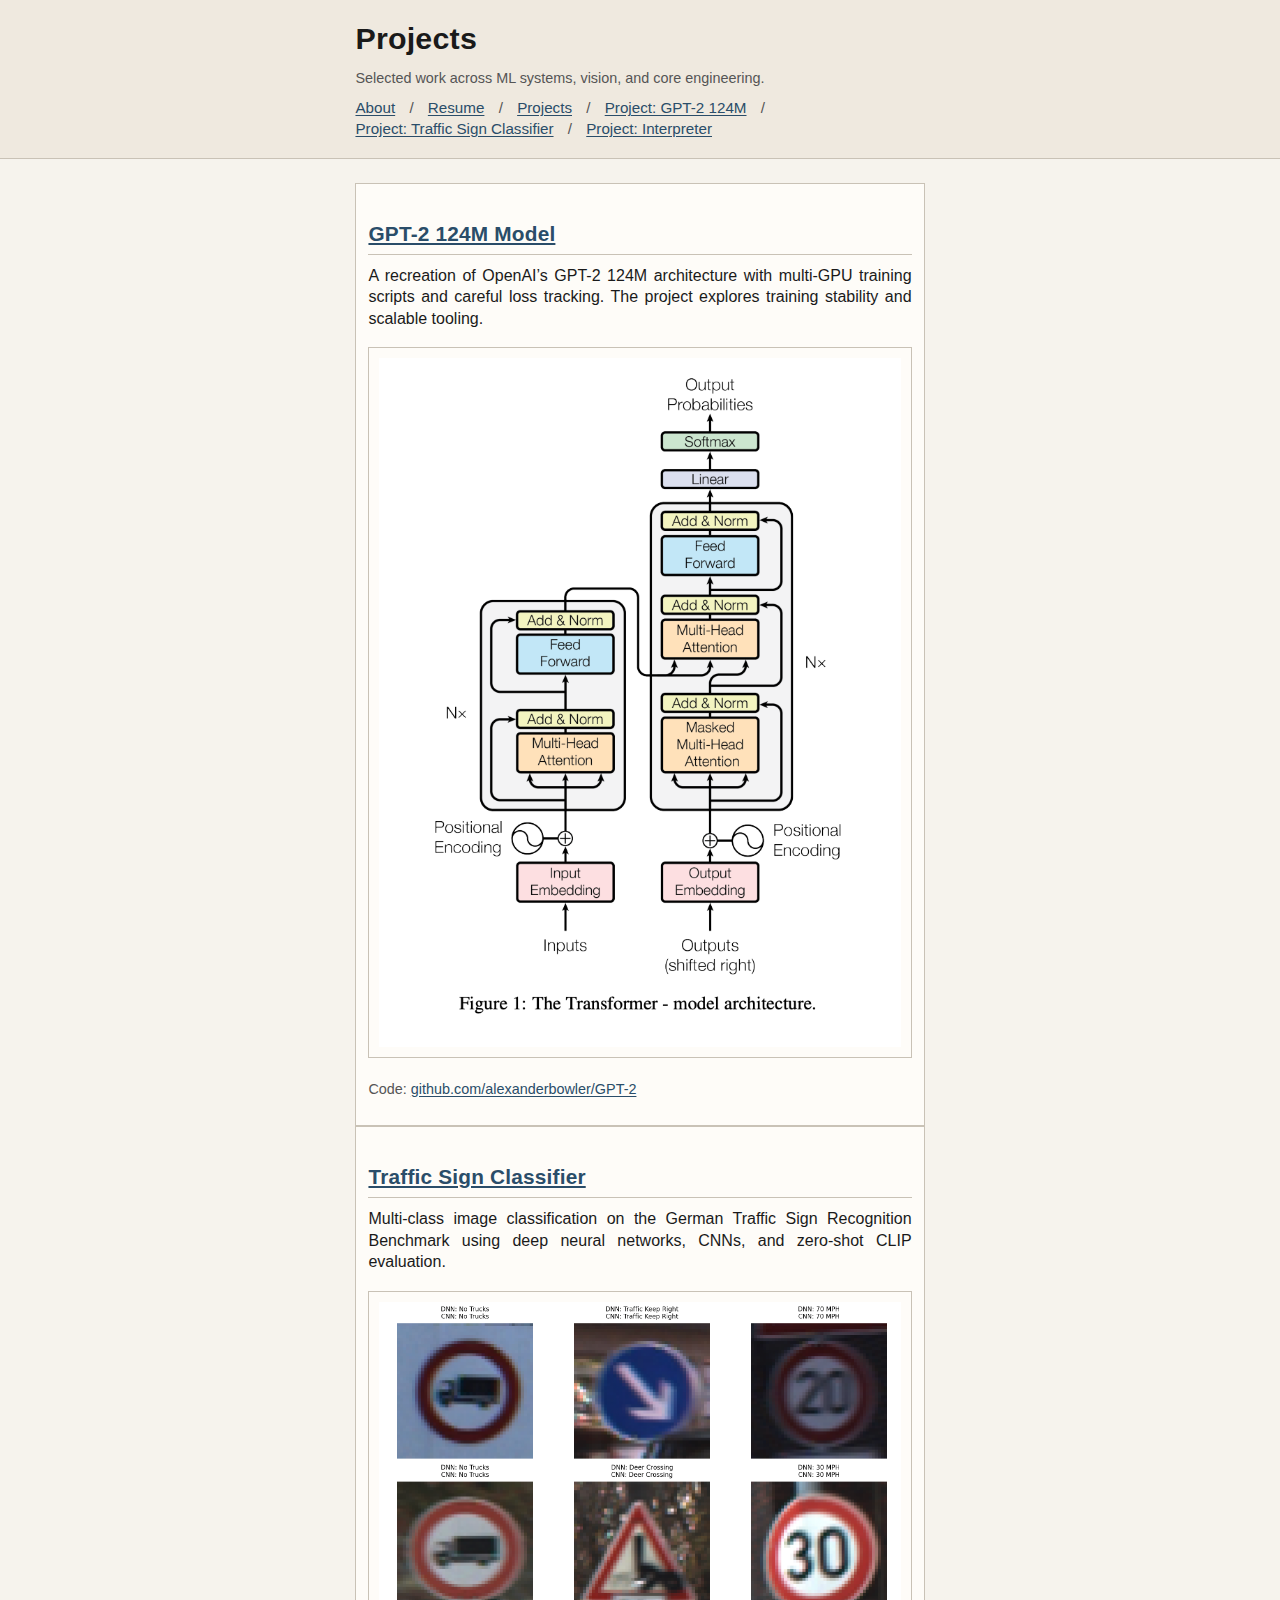
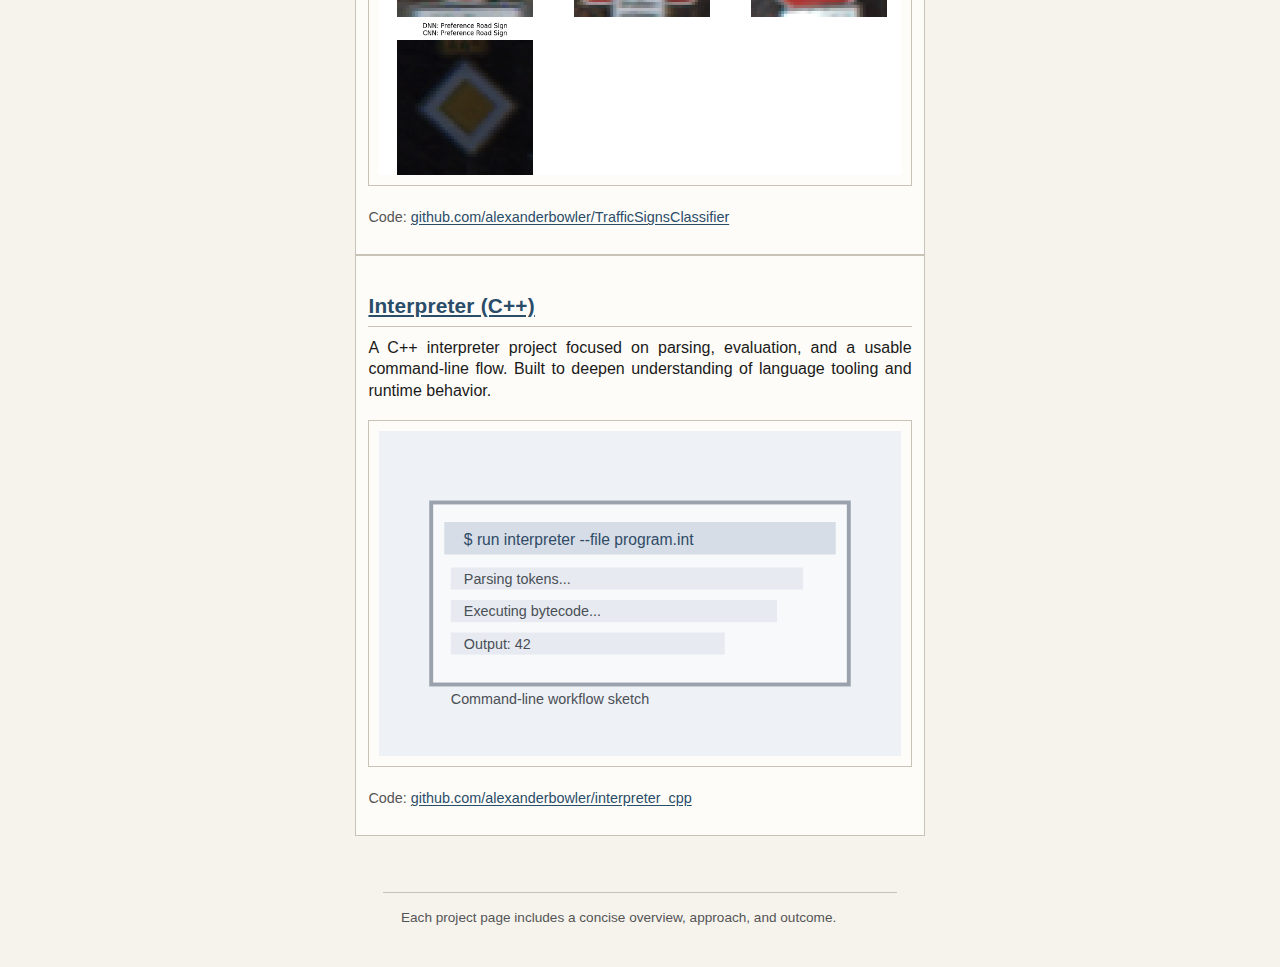
<file: projects/index.html>
<!doctype html>
<html lang="en">
<head>
  <meta charset="utf-8" />
  <meta name="viewport" content="width=device-width, initial-scale=1" />
  <title>Alexander Bowler | Projects</title>
  <link rel="stylesheet" href="../styles.css" />
</head>
<body>
  <header>
    <div class="wrap">
      <h1>Projects</h1>
      <div class="section-note">Selected work across ML systems, vision, and core engineering.</div>
      <nav>
        <a href="../index.html">About</a>
        <span>/</span>
        <a href="../resume.html">Resume</a>
        <span>/</span>
        <a href="index.html">Projects</a>
        <span>/</span>
        <a href="project-gpt2.html">Project: GPT-2 124M</a>
        <span>/</span>
        <a href="project-traffic.html">Project: Traffic Sign Classifier</a>
        <span>/</span>
        <a href="project-backprop.html">Project: Interpreter</a>
      </nav>
    </div>
  </header>

  <main>
    <section class="card">
      <h2><a href="project-gpt2.html">GPT-2 124M Model</a></h2>
      <p>
        A recreation of OpenAI’s GPT-2 124M architecture with multi-GPU training scripts and careful
        loss tracking. The project explores training stability and scalable tooling.
      </p>
      <div class="figure">
        <img src="../transformer_architecture.png" alt="Transformer architecture diagram for the GPT-2 model." />
      </div>
      <p class="section-note">Code: <a href="https://github.com/alexanderbowler/GPT-2">github.com/alexanderbowler/GPT-2</a></p>
    </section>

    <section class="card">
      <h2><a href="project-traffic.html">Traffic Sign Classifier</a></h2>
      <p>
        Multi-class image classification on the German Traffic Sign Recognition Benchmark using
        deep neural networks, CNNs, and zero-shot CLIP evaluation.
      </p>
      <div class="figure">
        <img src="../GTRSB_classifications.png" alt="Sample traffic sign classifications from the GTSRB dataset." />
      </div>
      <p class="section-note">Code: <a href="https://github.com/alexanderbowler/TrafficSignsClassifier">github.com/alexanderbowler/TrafficSignsClassifier</a></p>
    </section>

    <section class="card">
      <h2><a href="project-backprop.html">Interpreter (C++)</a></h2>
      <p>
        A C++ interpreter project focused on parsing, evaluation, and a usable command-line flow.
        Built to deepen understanding of language tooling and runtime behavior.
      </p>
      <div class="figure">
        <img src="../assets/interpreter-cli.svg" alt="Command-line interface sketch for running scripts." />
      </div>
      <p class="section-note">Code: <a href="https://github.com/alexanderbowler/interpreter_cpp">github.com/alexanderbowler/interpreter_cpp</a></p>
    </section>
  </main>

  <footer>
    Each project page includes a concise overview, approach, and outcome.
  </footer>
</body>
</html>
</file>
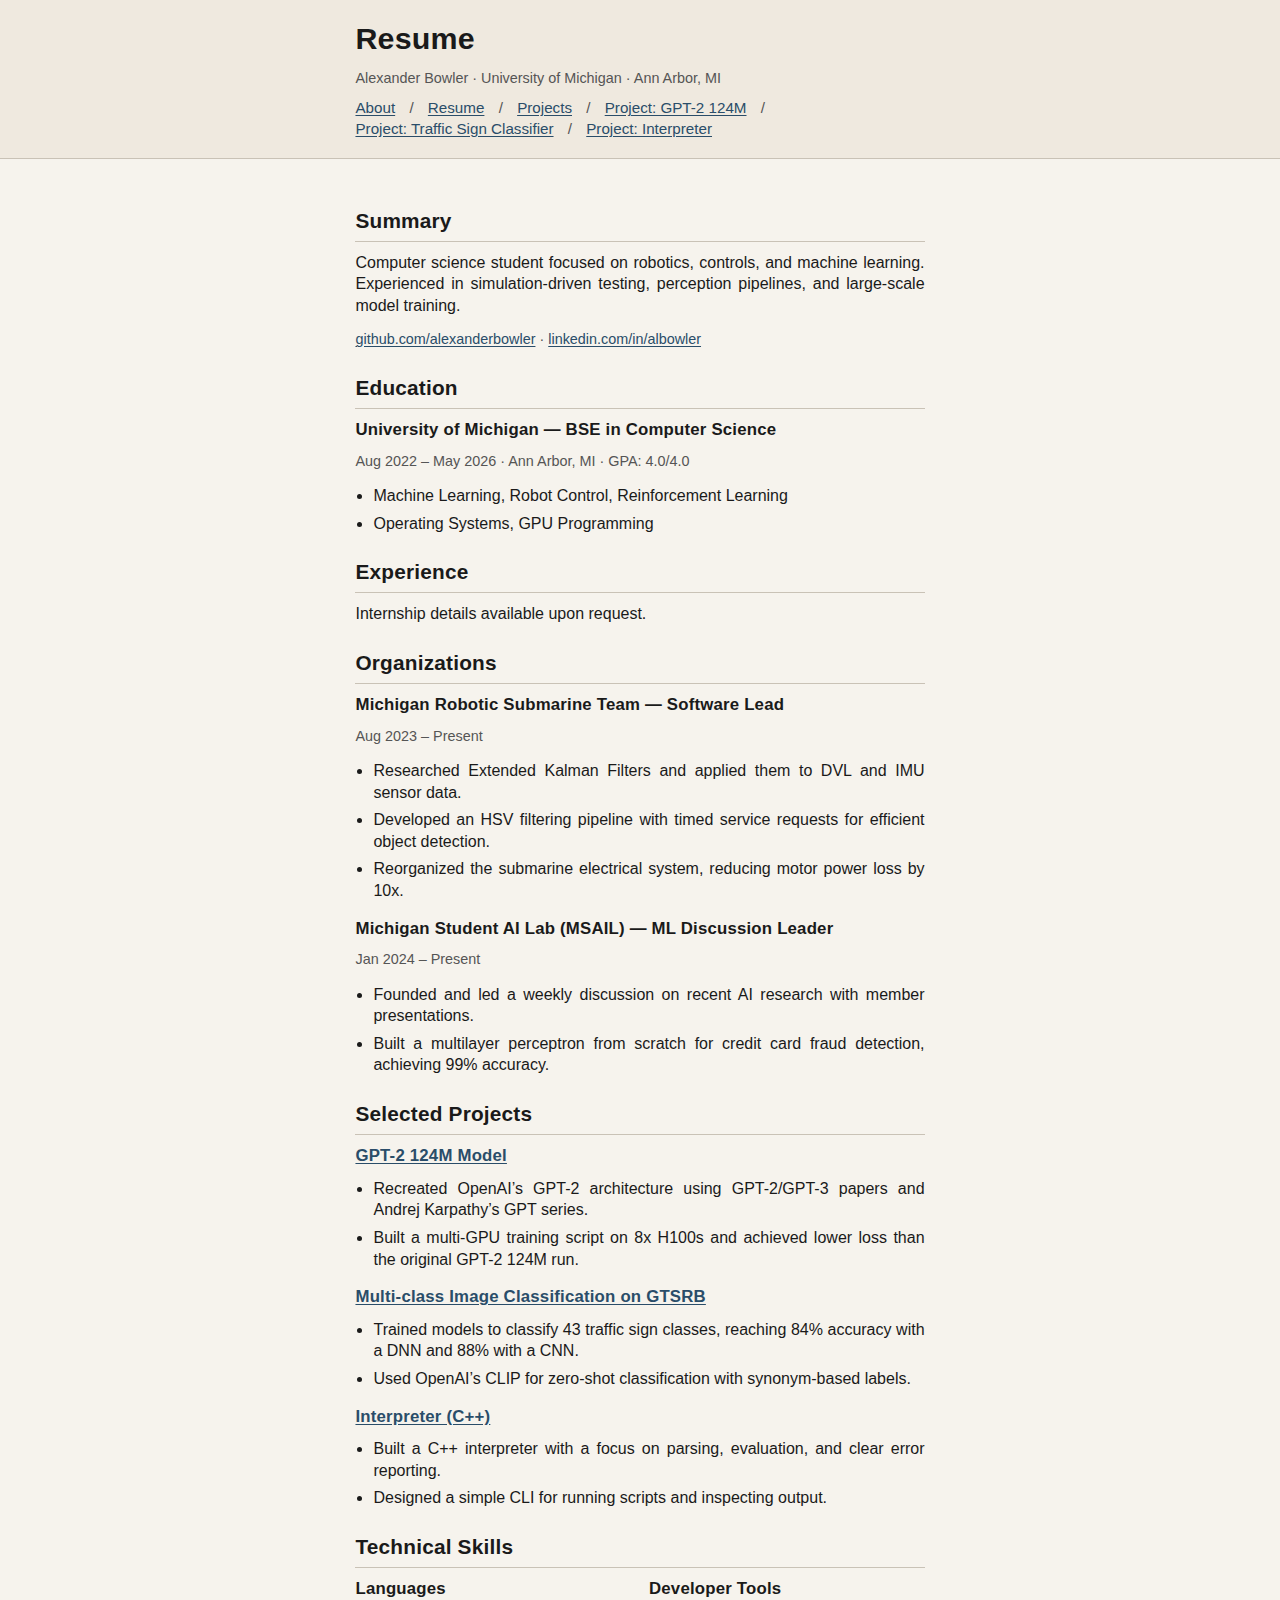
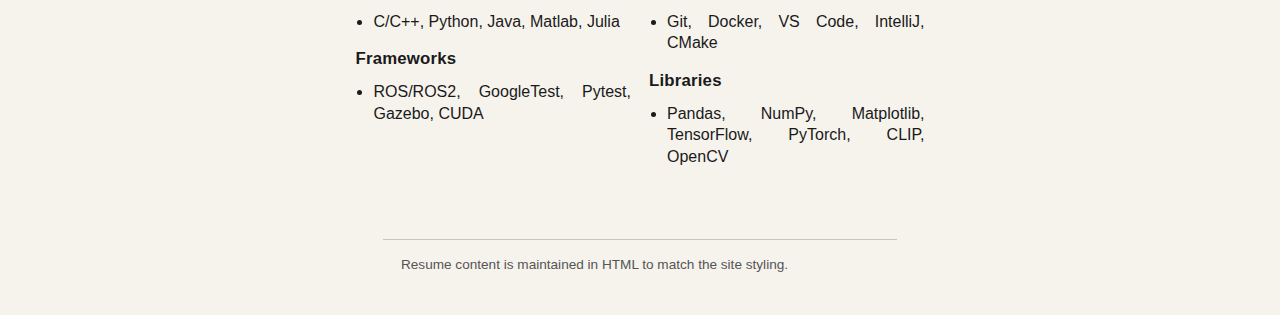
<file: resume.html>
<!doctype html>
<html lang="en">
<head>
  <meta charset="utf-8" />
  <meta name="viewport" content="width=device-width, initial-scale=1" />
  <title>Alexander Bowler | Resume</title>
  <link rel="stylesheet" href="styles.css" />
</head>
<body>
  <header>
    <div class="wrap">
      <h1>Resume</h1>
      <div class="section-note">Alexander Bowler · University of Michigan · Ann Arbor, MI</div>
      <nav>
        <a href="index.html">About</a>
        <span>/</span>
        <a href="resume.html">Resume</a>
        <span>/</span>
        <a href="projects/index.html">Projects</a>
        <span>/</span>
        <a href="projects/project-gpt2.html">Project: GPT-2 124M</a>
        <span>/</span>
        <a href="projects/project-traffic.html">Project: Traffic Sign Classifier</a>
        <span>/</span>
        <a href="projects/project-backprop.html">Project: Interpreter</a>
      </nav>
    </div>
  </header>

  <main>
    <section>
      <h2>Summary</h2>
      <p>
        Computer science student focused on robotics, controls, and machine learning. Experienced in
        simulation-driven testing, perception pipelines, and large-scale model training.
      </p>
      <p class="section-note">
        <a href="https://github.com/alexanderbowler">github.com/alexanderbowler</a> ·
        <a href="https://linkedin.com/in/albowler">linkedin.com/in/albowler</a>
      </p>
    </section>

    <section>
      <h2>Education</h2>
      <h3>University of Michigan — BSE in Computer Science</h3>
      <p class="section-note">Aug 2022 – May 2026 · Ann Arbor, MI · GPA: 4.0/4.0</p>
      <ul class="list-tight">
        <li>Machine Learning, Robot Control, Reinforcement Learning</li>
        <li>Operating Systems, GPU Programming</li>
      </ul>
    </section>

    <section>
      <h2>Experience</h2>
      <p>
        Internship details available upon request.
      </p>
    </section>

    <section>
      <h2>Organizations</h2>
      <h3>Michigan Robotic Submarine Team — Software Lead</h3>
      <p class="section-note">Aug 2023 – Present</p>
      <ul class="list-tight">
        <li>Researched Extended Kalman Filters and applied them to DVL and IMU sensor data.</li>
        <li>Developed an HSV filtering pipeline with timed service requests for efficient object detection.</li>
        <li>Reorganized the submarine electrical system, reducing motor power loss by 10x.</li>
      </ul>

      <h3>Michigan Student AI Lab (MSAIL) — ML Discussion Leader</h3>
      <p class="section-note">Jan 2024 – Present</p>
      <ul class="list-tight">
        <li>Founded and led a weekly discussion on recent AI research with member presentations.</li>
        <li>Built a multilayer perceptron from scratch for credit card fraud detection, achieving 99% accuracy.</li>
      </ul>
    </section>

    <section>
      <h2>Selected Projects</h2>
      <h3><a href="projects/project-gpt2.html">GPT-2 124M Model</a></h3>
      <ul class="list-tight">
        <li>Recreated OpenAI’s GPT-2 architecture using GPT-2/GPT-3 papers and Andrej Karpathy’s GPT series.</li>
        <li>Built a multi-GPU training script on 8x H100s and achieved lower loss than the original GPT-2 124M run.</li>
      </ul>

      <h3><a href="projects/project-traffic.html">Multi-class Image Classification on GTSRB</a></h3>
      <ul class="list-tight">
        <li>Trained models to classify 43 traffic sign classes, reaching 84% accuracy with a DNN and 88% with a CNN.</li>
        <li>Used OpenAI’s CLIP for zero-shot classification with synonym-based labels.</li>
      </ul>

      <h3><a href="projects/project-backprop.html">Interpreter (C++)</a></h3>
      <ul class="list-tight">
        <li>Built a C++ interpreter with a focus on parsing, evaluation, and clear error reporting.</li>
        <li>Designed a simple CLI for running scripts and inspecting output.</li>
      </ul>
    </section>

    <section>
      <h2>Technical Skills</h2>
      <div class="two-col">
        <div>
          <h3>Languages</h3>
          <ul class="list-tight">
            <li>C/C++, Python, Java, Matlab, Julia</li>
          </ul>
          <h3>Frameworks</h3>
          <ul class="list-tight">
            <li>ROS/ROS2, GoogleTest, Pytest, Gazebo, CUDA</li>
          </ul>
        </div>
        <div>
          <h3>Developer Tools</h3>
          <ul class="list-tight">
            <li>Git, Docker, VS Code, IntelliJ, CMake</li>
          </ul>
          <h3>Libraries</h3>
          <ul class="list-tight">
            <li>Pandas, NumPy, Matplotlib, TensorFlow, PyTorch, CLIP, OpenCV</li>
          </ul>
        </div>
      </div>
    </section>
  </main>

  <footer>
    Resume content is maintained in HTML to match the site styling.
  </footer>
</body>
</html>
</file>
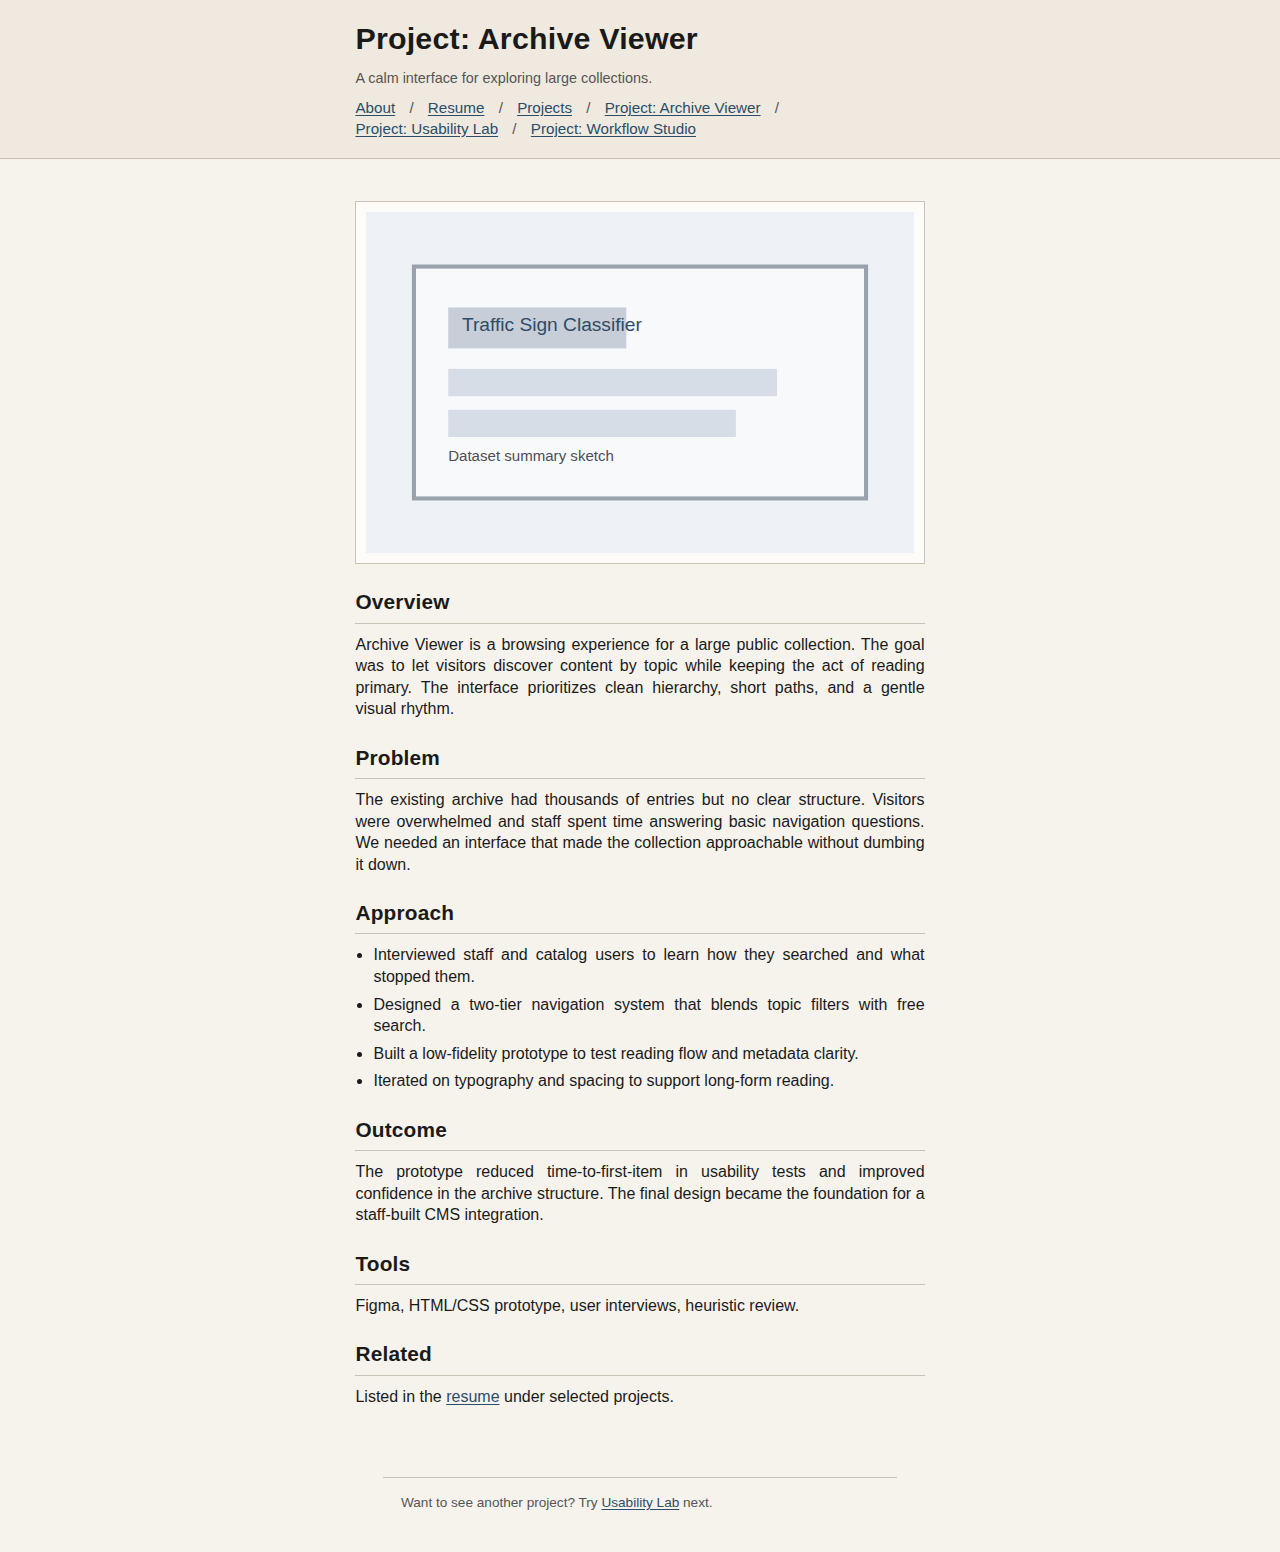
<file: projects/project-archive.html>
<!doctype html>
<html lang="en">
<head>
  <meta charset="utf-8" />
  <meta name="viewport" content="width=device-width, initial-scale=1" />
  <title>Archive Viewer | Projects</title>
  <link rel="stylesheet" href="../styles.css" />
</head>
<body>
  <header>
    <div class="wrap">
      <h1>Project: Archive Viewer</h1>
      <div class="section-note">A calm interface for exploring large collections.</div>
      <nav>
        <a href="../index.html">About</a>
        <span>/</span>
        <a href="../resume.html">Resume</a>
        <span>/</span>
        <a href="index.html">Projects</a>
        <span>/</span>
        <a href="project-archive.html">Project: Archive Viewer</a>
        <span>/</span>
        <a href="project-lab.html">Project: Usability Lab</a>
        <span>/</span>
        <a href="project-flow.html">Project: Workflow Studio</a>
      </nav>
    </div>
  </header>

  <main>
    <div class="figure">
      <img src="../assets/project-archive.svg" alt="Archive Viewer interface sketch." />
    </div>

    <section>
      <h2>Overview</h2>
      <p>
        Archive Viewer is a browsing experience for a large public collection. The goal was to let
        visitors discover content by topic while keeping the act of reading primary. The interface
        prioritizes clean hierarchy, short paths, and a gentle visual rhythm.
      </p>
    </section>

    <section>
      <h2>Problem</h2>
      <p>
        The existing archive had thousands of entries but no clear structure. Visitors were overwhelmed
        and staff spent time answering basic navigation questions. We needed an interface that made the
        collection approachable without dumbing it down.
      </p>
    </section>

    <section>
      <h2>Approach</h2>
      <ul class="list-tight">
        <li>Interviewed staff and catalog users to learn how they searched and what stopped them.</li>
        <li>Designed a two-tier navigation system that blends topic filters with free search.</li>
        <li>Built a low-fidelity prototype to test reading flow and metadata clarity.</li>
        <li>Iterated on typography and spacing to support long-form reading.</li>
      </ul>
    </section>

    <section>
      <h2>Outcome</h2>
      <p>
        The prototype reduced time-to-first-item in usability tests and improved confidence in the
        archive structure. The final design became the foundation for a staff-built CMS integration.
      </p>
    </section>

    <section>
      <h2>Tools</h2>
      <p>Figma, HTML/CSS prototype, user interviews, heuristic review.</p>
    </section>

    <section>
      <h2>Related</h2>
      <p>Listed in the <a href="../resume.html">resume</a> under selected projects.</p>
    </section>
  </main>

  <footer>
    Want to see another project? Try <a href="project-lab.html">Usability Lab</a> next.
  </footer>
</body>
</html>
</file>
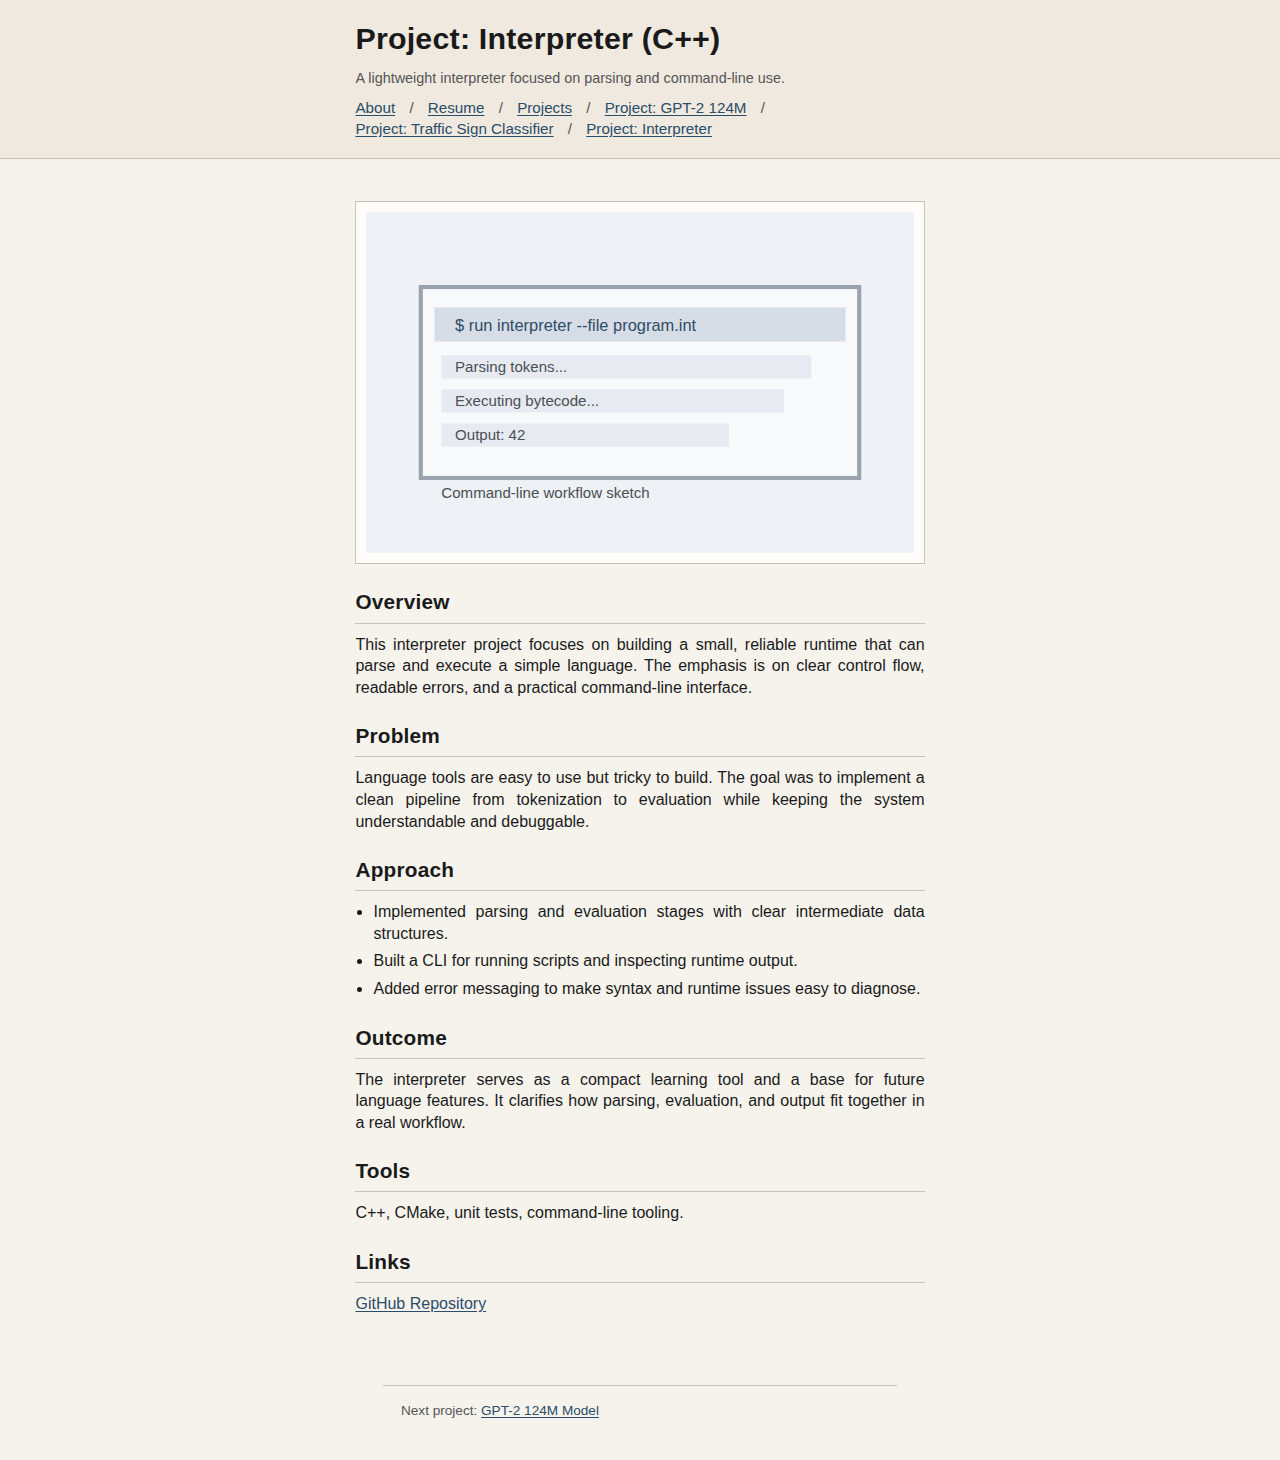
<file: projects/project-backprop.html>
<!doctype html>
<html lang="en">
<head>
  <meta charset="utf-8" />
  <meta name="viewport" content="width=device-width, initial-scale=1" />
  <title>Interpreter (C++) | Projects</title>
  <link rel="stylesheet" href="../styles.css" />
</head>
<body>
  <header>
    <div class="wrap">
      <h1>Project: Interpreter (C++)</h1>
      <div class="section-note">A lightweight interpreter focused on parsing and command-line use.</div>
      <nav>
        <a href="../index.html">About</a>
        <span>/</span>
        <a href="../resume.html">Resume</a>
        <span>/</span>
        <a href="index.html">Projects</a>
        <span>/</span>
        <a href="project-gpt2.html">Project: GPT-2 124M</a>
        <span>/</span>
        <a href="project-traffic.html">Project: Traffic Sign Classifier</a>
        <span>/</span>
        <a href="project-backprop.html">Project: Interpreter</a>
      </nav>
    </div>
  </header>

  <main>
    <div class="figure">
      <img src="../assets/interpreter-cli.svg" alt="Command-line interface sketch for running scripts." />
    </div>

    <section>
      <h2>Overview</h2>
      <p>
        This interpreter project focuses on building a small, reliable runtime that can parse and
        execute a simple language. The emphasis is on clear control flow, readable errors, and a
        practical command-line interface.
      </p>
    </section>

    <section>
      <h2>Problem</h2>
      <p>
        Language tools are easy to use but tricky to build. The goal was to implement a clean pipeline
        from tokenization to evaluation while keeping the system understandable and debuggable.
      </p>
    </section>

    <section>
      <h2>Approach</h2>
      <ul class="list-tight">
        <li>Implemented parsing and evaluation stages with clear intermediate data structures.</li>
        <li>Built a CLI for running scripts and inspecting runtime output.</li>
        <li>Added error messaging to make syntax and runtime issues easy to diagnose.</li>
      </ul>
    </section>

    <section>
      <h2>Outcome</h2>
      <p>
        The interpreter serves as a compact learning tool and a base for future language features.
        It clarifies how parsing, evaluation, and output fit together in a real workflow.
      </p>
    </section>

    <section>
      <h2>Tools</h2>
      <p>C++, CMake, unit tests, command-line tooling.</p>
    </section>

    <section>
      <h2>Links</h2>
      <p><a href="https://github.com/alexanderbowler/interpreter_cpp">GitHub Repository</a></p>
    </section>
  </main>

  <footer>
    Next project: <a href="project-gpt2.html">GPT-2 124M Model</a>
  </footer>
</body>
</html>
</file>
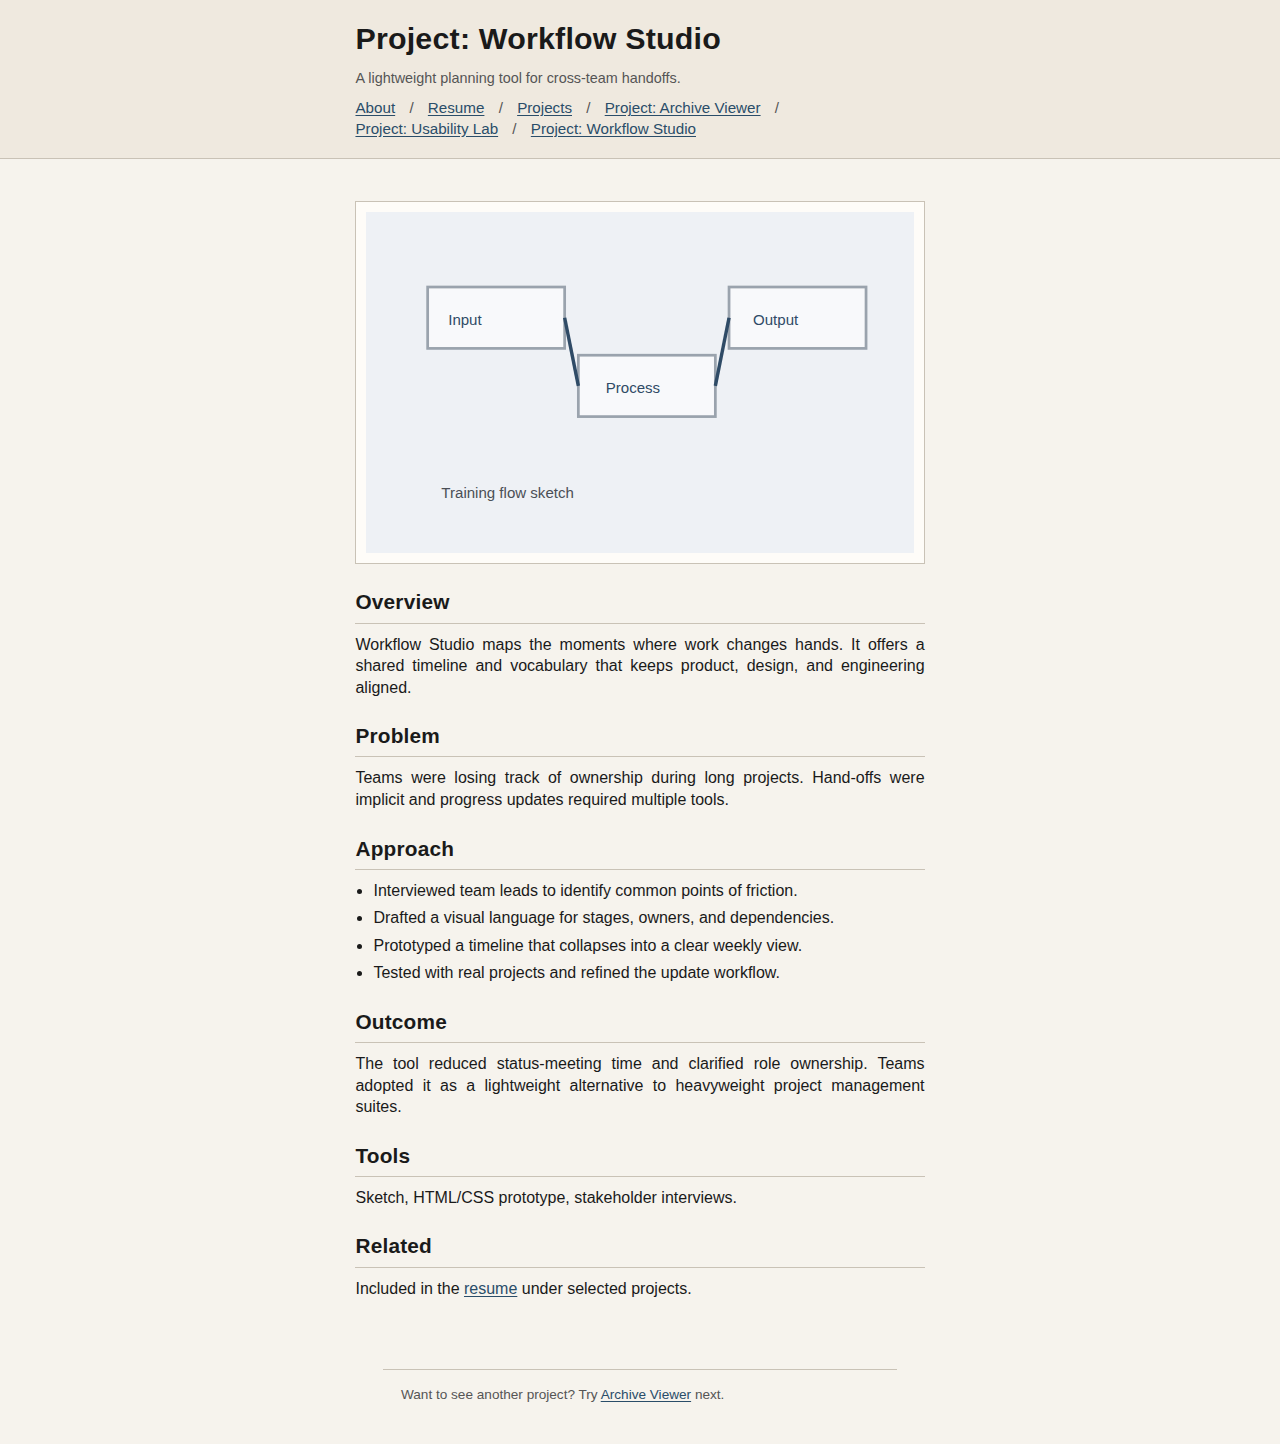
<file: projects/project-flow.html>
<!doctype html>
<html lang="en">
<head>
  <meta charset="utf-8" />
  <meta name="viewport" content="width=device-width, initial-scale=1" />
  <title>Workflow Studio | Projects</title>
  <link rel="stylesheet" href="../styles.css" />
</head>
<body>
  <header>
    <div class="wrap">
      <h1>Project: Workflow Studio</h1>
      <div class="section-note">A lightweight planning tool for cross-team handoffs.</div>
      <nav>
        <a href="../index.html">About</a>
        <span>/</span>
        <a href="../resume.html">Resume</a>
        <span>/</span>
        <a href="index.html">Projects</a>
        <span>/</span>
        <a href="project-archive.html">Project: Archive Viewer</a>
        <span>/</span>
        <a href="project-lab.html">Project: Usability Lab</a>
        <span>/</span>
        <a href="project-flow.html">Project: Workflow Studio</a>
      </nav>
    </div>
  </header>

  <main>
    <div class="figure">
      <img src="../assets/project-flow.svg" alt="Workflow Studio flow chart sketch." />
    </div>

    <section>
      <h2>Overview</h2>
      <p>
        Workflow Studio maps the moments where work changes hands. It offers a shared timeline
        and vocabulary that keeps product, design, and engineering aligned.
      </p>
    </section>

    <section>
      <h2>Problem</h2>
      <p>
        Teams were losing track of ownership during long projects. Hand-offs were implicit and
        progress updates required multiple tools.
      </p>
    </section>

    <section>
      <h2>Approach</h2>
      <ul class="list-tight">
        <li>Interviewed team leads to identify common points of friction.</li>
        <li>Drafted a visual language for stages, owners, and dependencies.</li>
        <li>Prototyped a timeline that collapses into a clear weekly view.</li>
        <li>Tested with real projects and refined the update workflow.</li>
      </ul>
    </section>

    <section>
      <h2>Outcome</h2>
      <p>
        The tool reduced status-meeting time and clarified role ownership. Teams adopted it as a
        lightweight alternative to heavyweight project management suites.
      </p>
    </section>

    <section>
      <h2>Tools</h2>
      <p>Sketch, HTML/CSS prototype, stakeholder interviews.</p>
    </section>

    <section>
      <h2>Related</h2>
      <p>Included in the <a href="../resume.html">resume</a> under selected projects.</p>
    </section>
  </main>

  <footer>
    Want to see another project? Try <a href="project-archive.html">Archive Viewer</a> next.
  </footer>
</body>
</html>
</file>
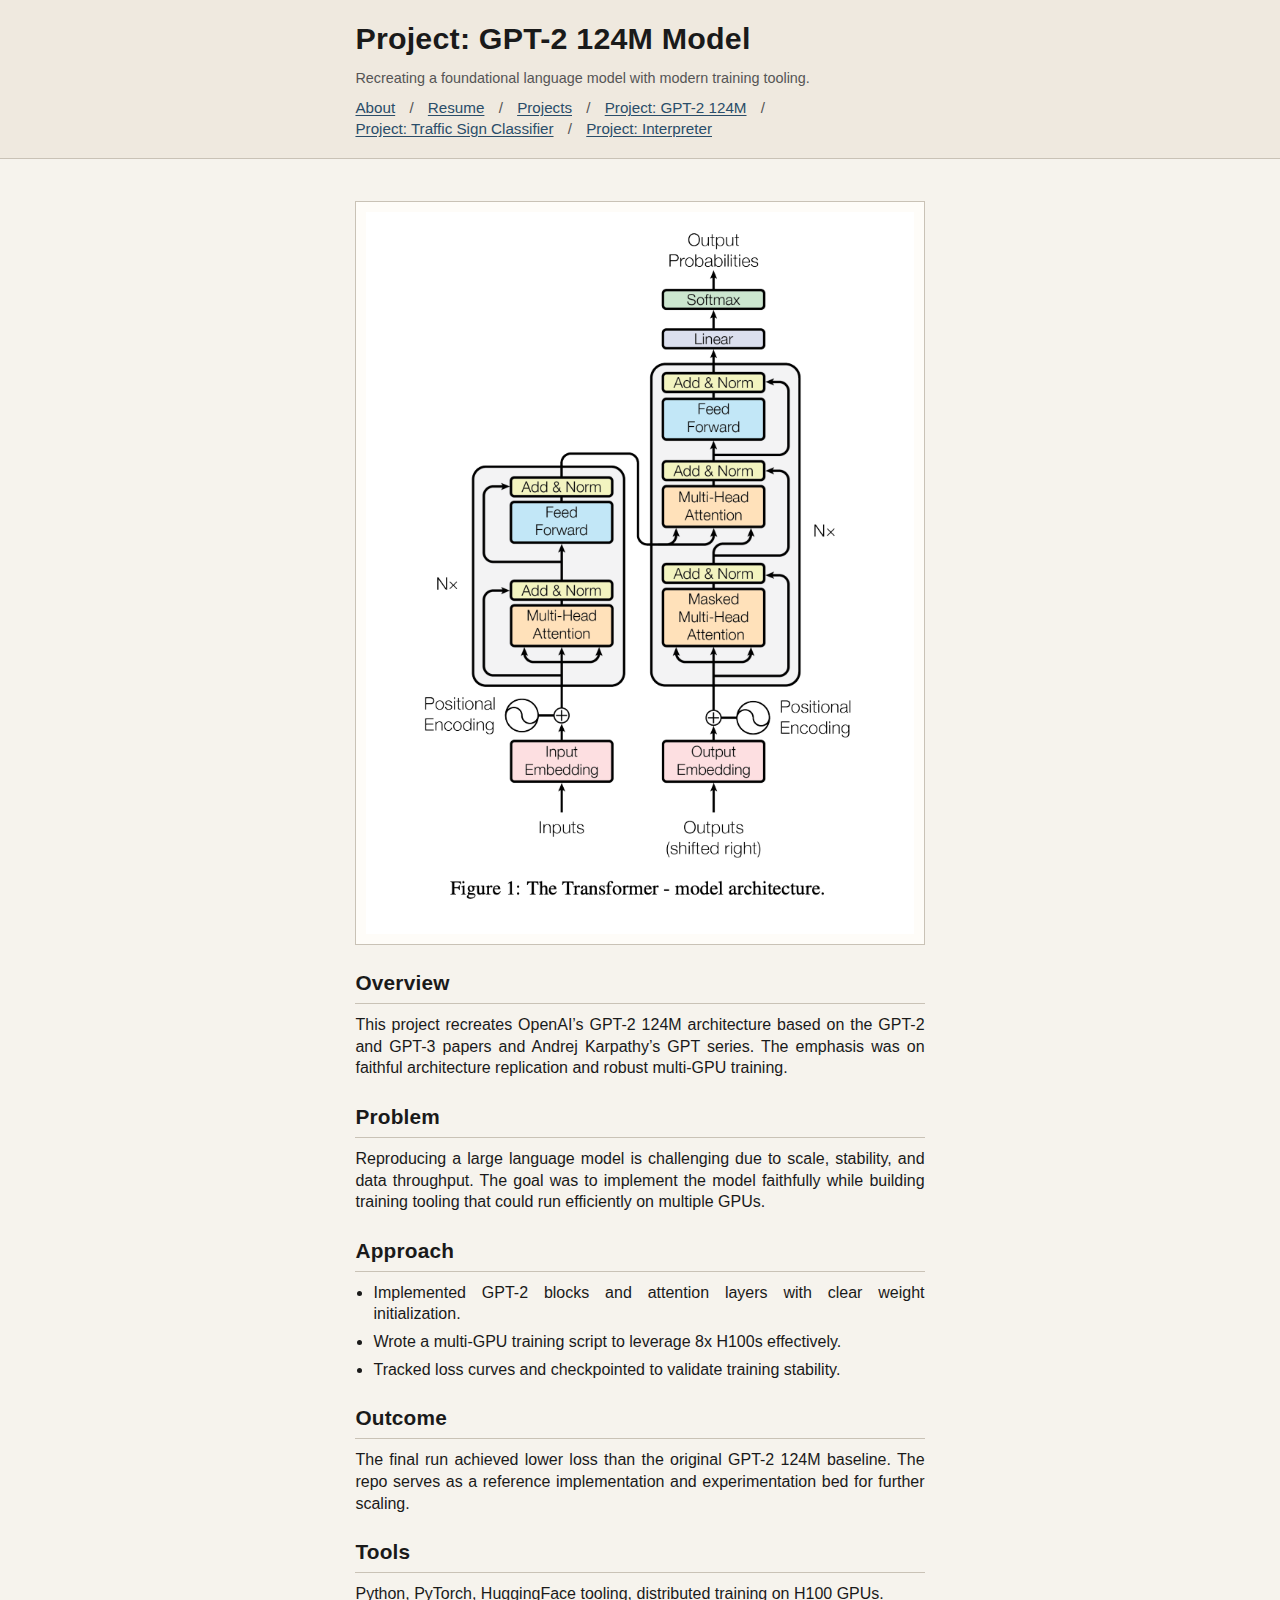
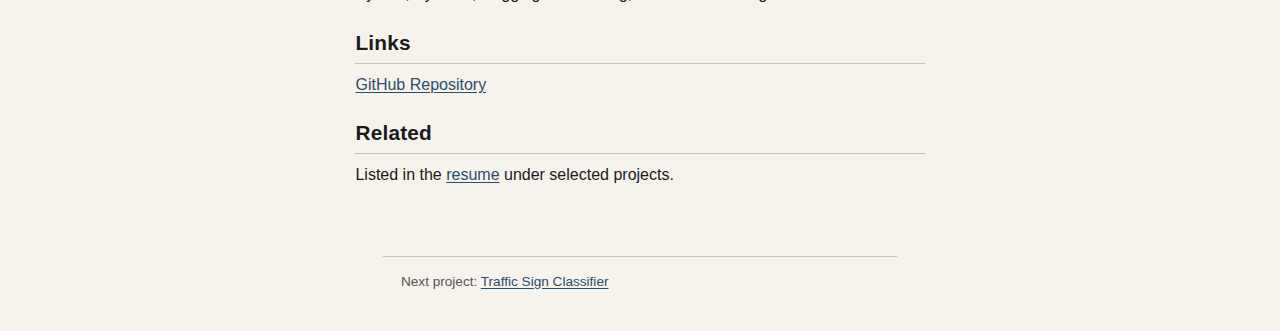
<file: projects/project-gpt2.html>
<!doctype html>
<html lang="en">
<head>
  <meta charset="utf-8" />
  <meta name="viewport" content="width=device-width, initial-scale=1" />
  <title>GPT-2 124M Model | Projects</title>
  <link rel="stylesheet" href="../styles.css" />
</head>
<body>
  <header>
    <div class="wrap">
      <h1>Project: GPT-2 124M Model</h1>
      <div class="section-note">Recreating a foundational language model with modern training tooling.</div>
      <nav>
        <a href="../index.html">About</a>
        <span>/</span>
        <a href="../resume.html">Resume</a>
        <span>/</span>
        <a href="index.html">Projects</a>
        <span>/</span>
        <a href="project-gpt2.html">Project: GPT-2 124M</a>
        <span>/</span>
        <a href="project-traffic.html">Project: Traffic Sign Classifier</a>
        <span>/</span>
        <a href="project-backprop.html">Project: Interpreter</a>
      </nav>
    </div>
  </header>

  <main>
    <div class="figure">
      <img src="../transformer_architecture.png" alt="Transformer architecture diagram for the GPT-2 model." />
    </div>

    <section>
      <h2>Overview</h2>
      <p>
        This project recreates OpenAI’s GPT-2 124M architecture based on the GPT-2 and GPT-3 papers
        and Andrej Karpathy’s GPT series. The emphasis was on faithful architecture replication and
        robust multi-GPU training.
      </p>
    </section>

    <section>
      <h2>Problem</h2>
      <p>
        Reproducing a large language model is challenging due to scale, stability, and data throughput.
        The goal was to implement the model faithfully while building training tooling that could run
        efficiently on multiple GPUs.
      </p>
    </section>

    <section>
      <h2>Approach</h2>
      <ul class="list-tight">
        <li>Implemented GPT-2 blocks and attention layers with clear weight initialization.</li>
        <li>Wrote a multi-GPU training script to leverage 8x H100s effectively.</li>
        <li>Tracked loss curves and checkpointed to validate training stability.</li>
      </ul>
    </section>

    <section>
      <h2>Outcome</h2>
      <p>
        The final run achieved lower loss than the original GPT-2 124M baseline. The repo serves as a
        reference implementation and experimentation bed for further scaling.
      </p>
    </section>

    <section>
      <h2>Tools</h2>
      <p>Python, PyTorch, HuggingFace tooling, distributed training on H100 GPUs.</p>
    </section>

    <section>
      <h2>Links</h2>
      <p><a href="https://github.com/alexanderbowler/GPT-2">GitHub Repository</a></p>
    </section>

    <section>
      <h2>Related</h2>
      <p>Listed in the <a href="../resume.html">resume</a> under selected projects.</p>
    </section>
  </main>

  <footer>
    Next project: <a href="project-traffic.html">Traffic Sign Classifier</a>
  </footer>
</body>
</html>
</file>
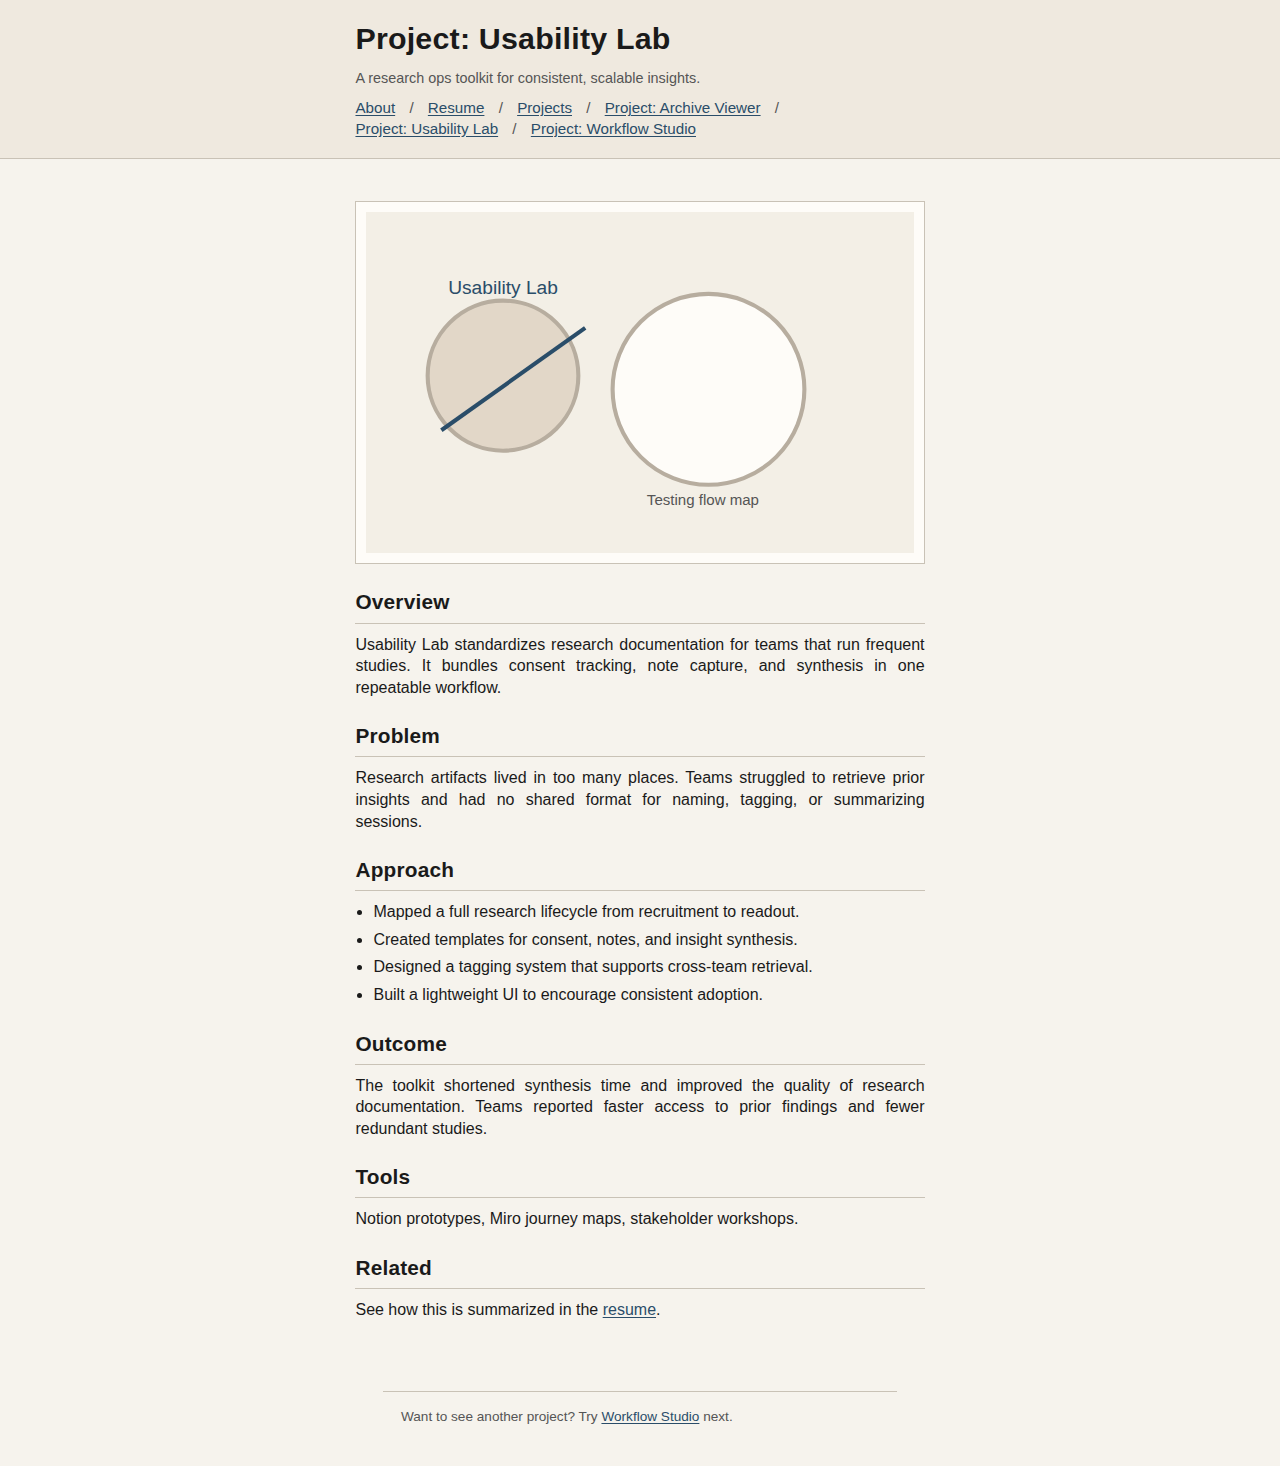
<file: projects/project-lab.html>
<!doctype html>
<html lang="en">
<head>
  <meta charset="utf-8" />
  <meta name="viewport" content="width=device-width, initial-scale=1" />
  <title>Usability Lab | Projects</title>
  <link rel="stylesheet" href="../styles.css" />
</head>
<body>
  <header>
    <div class="wrap">
      <h1>Project: Usability Lab</h1>
      <div class="section-note">A research ops toolkit for consistent, scalable insights.</div>
      <nav>
        <a href="../index.html">About</a>
        <span>/</span>
        <a href="../resume.html">Resume</a>
        <span>/</span>
        <a href="index.html">Projects</a>
        <span>/</span>
        <a href="project-archive.html">Project: Archive Viewer</a>
        <span>/</span>
        <a href="project-lab.html">Project: Usability Lab</a>
        <span>/</span>
        <a href="project-flow.html">Project: Workflow Studio</a>
      </nav>
    </div>
  </header>

  <main>
    <div class="figure">
      <img src="../assets/project-lab.svg" alt="Usability Lab research flow diagram." />
    </div>

    <section>
      <h2>Overview</h2>
      <p>
        Usability Lab standardizes research documentation for teams that run frequent studies.
        It bundles consent tracking, note capture, and synthesis in one repeatable workflow.
      </p>
    </section>

    <section>
      <h2>Problem</h2>
      <p>
        Research artifacts lived in too many places. Teams struggled to retrieve prior insights and
        had no shared format for naming, tagging, or summarizing sessions.
      </p>
    </section>

    <section>
      <h2>Approach</h2>
      <ul class="list-tight">
        <li>Mapped a full research lifecycle from recruitment to readout.</li>
        <li>Created templates for consent, notes, and insight synthesis.</li>
        <li>Designed a tagging system that supports cross-team retrieval.</li>
        <li>Built a lightweight UI to encourage consistent adoption.</li>
      </ul>
    </section>

    <section>
      <h2>Outcome</h2>
      <p>
        The toolkit shortened synthesis time and improved the quality of research documentation.
        Teams reported faster access to prior findings and fewer redundant studies.
      </p>
    </section>

    <section>
      <h2>Tools</h2>
      <p>Notion prototypes, Miro journey maps, stakeholder workshops.</p>
    </section>

    <section>
      <h2>Related</h2>
      <p>See how this is summarized in the <a href="../resume.html">resume</a>.</p>
    </section>
  </main>

  <footer>
    Want to see another project? Try <a href="project-flow.html">Workflow Studio</a> next.
  </footer>
</body>
</html>
</file>
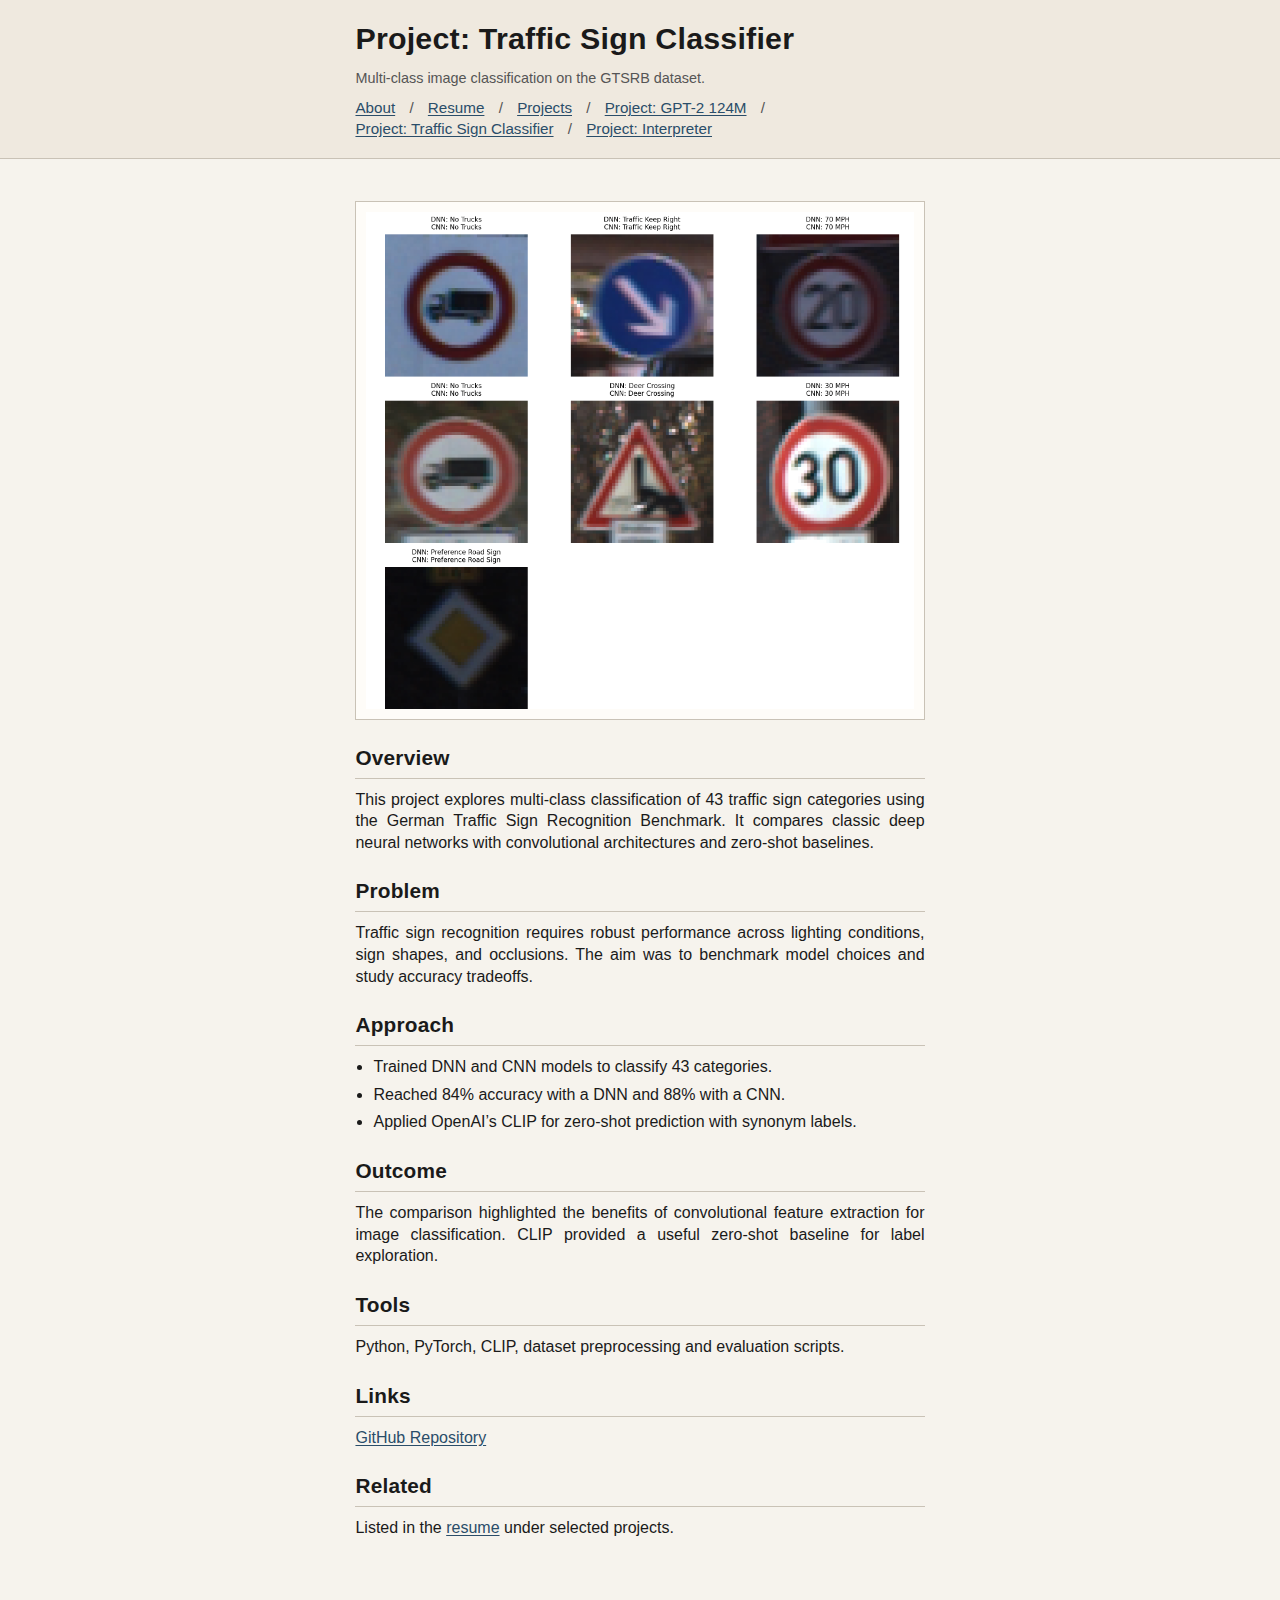
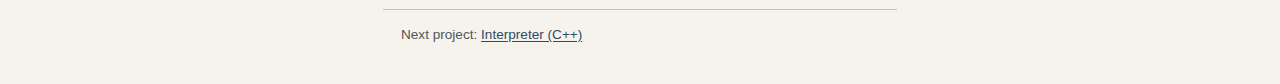
<file: projects/project-traffic.html>
<!doctype html>
<html lang="en">
<head>
  <meta charset="utf-8" />
  <meta name="viewport" content="width=device-width, initial-scale=1" />
  <title>Traffic Sign Classifier | Projects</title>
  <link rel="stylesheet" href="../styles.css" />
</head>
<body>
  <header>
    <div class="wrap">
      <h1>Project: Traffic Sign Classifier</h1>
      <div class="section-note">Multi-class image classification on the GTSRB dataset.</div>
      <nav>
        <a href="../index.html">About</a>
        <span>/</span>
        <a href="../resume.html">Resume</a>
        <span>/</span>
        <a href="index.html">Projects</a>
        <span>/</span>
        <a href="project-gpt2.html">Project: GPT-2 124M</a>
        <span>/</span>
        <a href="project-traffic.html">Project: Traffic Sign Classifier</a>
        <span>/</span>
        <a href="project-backprop.html">Project: Interpreter</a>
      </nav>
    </div>
  </header>

  <main>
    <div class="figure">
      <img src="../GTRSB_classifications.png" alt="Sample traffic sign classifications from the GTSRB dataset." />
    </div>

    <section>
      <h2>Overview</h2>
      <p>
        This project explores multi-class classification of 43 traffic sign categories using the
        German Traffic Sign Recognition Benchmark. It compares classic deep neural networks with
        convolutional architectures and zero-shot baselines.
      </p>
    </section>

    <section>
      <h2>Problem</h2>
      <p>
        Traffic sign recognition requires robust performance across lighting conditions, sign shapes,
        and occlusions. The aim was to benchmark model choices and study accuracy tradeoffs.
      </p>
    </section>

    <section>
      <h2>Approach</h2>
      <ul class="list-tight">
        <li>Trained DNN and CNN models to classify 43 categories.</li>
        <li>Reached 84% accuracy with a DNN and 88% with a CNN.</li>
        <li>Applied OpenAI’s CLIP for zero-shot prediction with synonym labels.</li>
      </ul>
    </section>

    <section>
      <h2>Outcome</h2>
      <p>
        The comparison highlighted the benefits of convolutional feature extraction for image
        classification. CLIP provided a useful zero-shot baseline for label exploration.
      </p>
    </section>

    <section>
      <h2>Tools</h2>
      <p>Python, PyTorch, CLIP, dataset preprocessing and evaluation scripts.</p>
    </section>

    <section>
      <h2>Links</h2>
      <p><a href="https://github.com/alexanderbowler/TrafficSignsClassifier">GitHub Repository</a></p>
    </section>

    <section>
      <h2>Related</h2>
      <p>Listed in the <a href="../resume.html">resume</a> under selected projects.</p>
    </section>
  </main>

  <footer>
    Next project: <a href="project-backprop.html">Interpreter (C++)</a>
  </footer>
</body>
</html>
</file>
<file: styles.css>
:root {
  color-scheme: light;
  --bg: #f6f3ed;
  --ink: #1a1a1a;
  --muted: #555;
  --rule: #c9c2b6;
  --accent: #2a4d69;
}

* {
  box-sizing: border-box;
}

body {
  margin: 0;
  font-family: "Gill Sans", "Gill Sans MT", "Trebuchet MS", sans-serif;
  color: var(--ink);
  background: var(--bg);
  line-height: 1.35;
  text-rendering: optimizeLegibility;
}

main {
  max-width: 68ch;
  margin: 0 auto;
  padding: 24px 18px 56px;
}

header {
  border-bottom: 1px solid var(--rule);
  background: #efe9df;
}

header .wrap {
  max-width: 68ch;
  margin: 0 auto;
  padding: 18px;
}

h1,
h2,
h3 {
  font-weight: 600;
  letter-spacing: 0.2px;
  margin: 0 0 10px;
}

h1 {
  font-size: 1.9rem;
}

h2 {
  font-size: 1.3rem;
  margin-top: 24px;
  border-bottom: 1px solid var(--rule);
  padding-bottom: 6px;
}

h3 {
  font-size: 1.05rem;
}

p {
  margin: 0 0 14px;
  text-align: justify;
  text-justify: inter-word;
}

a {
  color: var(--accent);
  text-decoration: underline;
  text-underline-offset: 2px;
}

nav {
  margin-top: 10px;
  font-size: 0.95rem;
}

nav a {
  margin-right: 10px;
  white-space: nowrap;
}

nav span {
  color: var(--muted);
  margin-right: 10px;
}

.section-note {
  font-size: 0.9rem;
  color: var(--muted);
}

.figure {
  margin: 18px 0 22px;
  border: 1px solid var(--rule);
  padding: 10px;
  background: #fefcf8;
}

.figure img {
  width: 100%;
  display: block;
}

.two-col {
  display: grid;
  grid-template-columns: 1fr;
  gap: 12px;
}

@media (min-width: 720px) {
  .two-col {
    grid-template-columns: 1fr 1fr;
    gap: 18px;
  }
}

.list-tight {
  margin: 6px 0 16px;
  padding-left: 18px;
}

.list-tight li {
  margin-bottom: 6px;
  text-align: justify;
}

.card {
  border: 1px solid var(--rule);
  padding: 12px;
  background: #fefcf8;
}

footer {
  border-top: 1px solid var(--rule);
  padding: 16px 18px 40px;
  font-size: 0.85rem;
  color: var(--muted);
  max-width: 68ch;
  margin: 0 auto;
}
</file>
